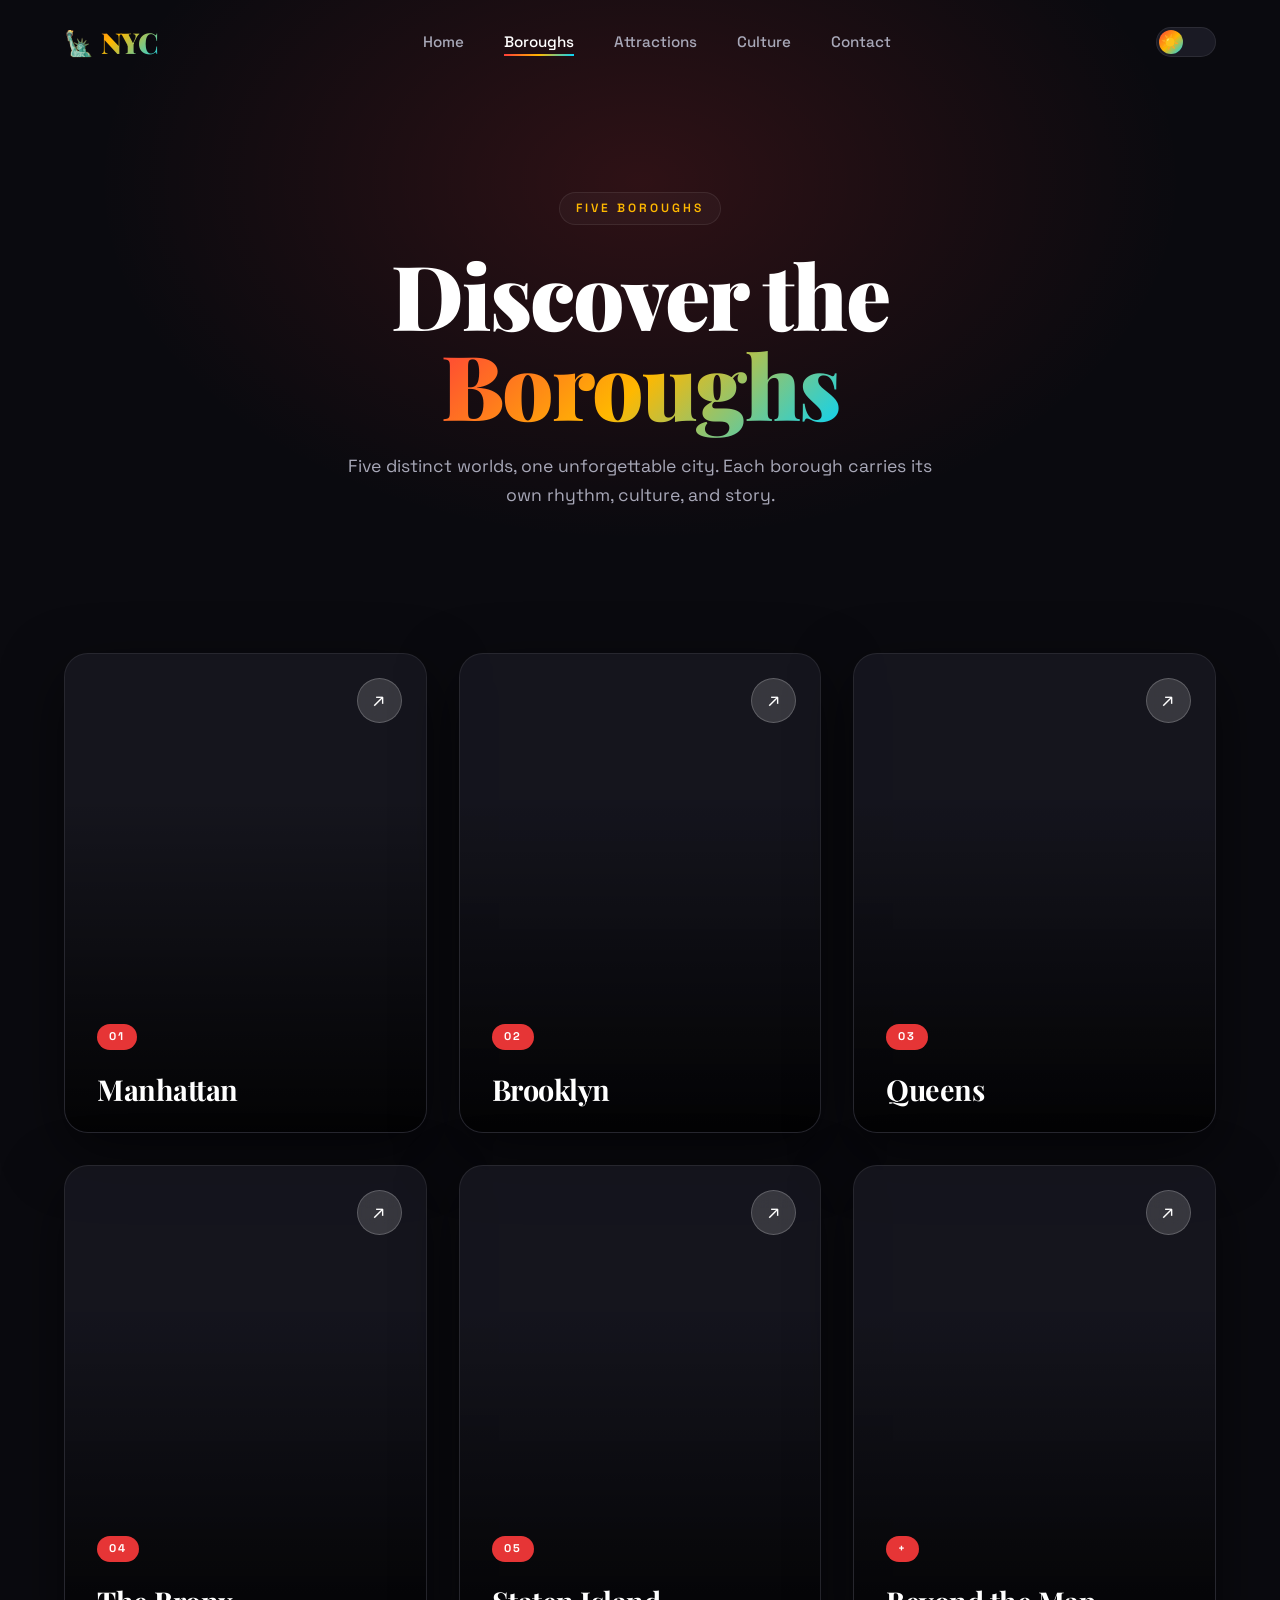
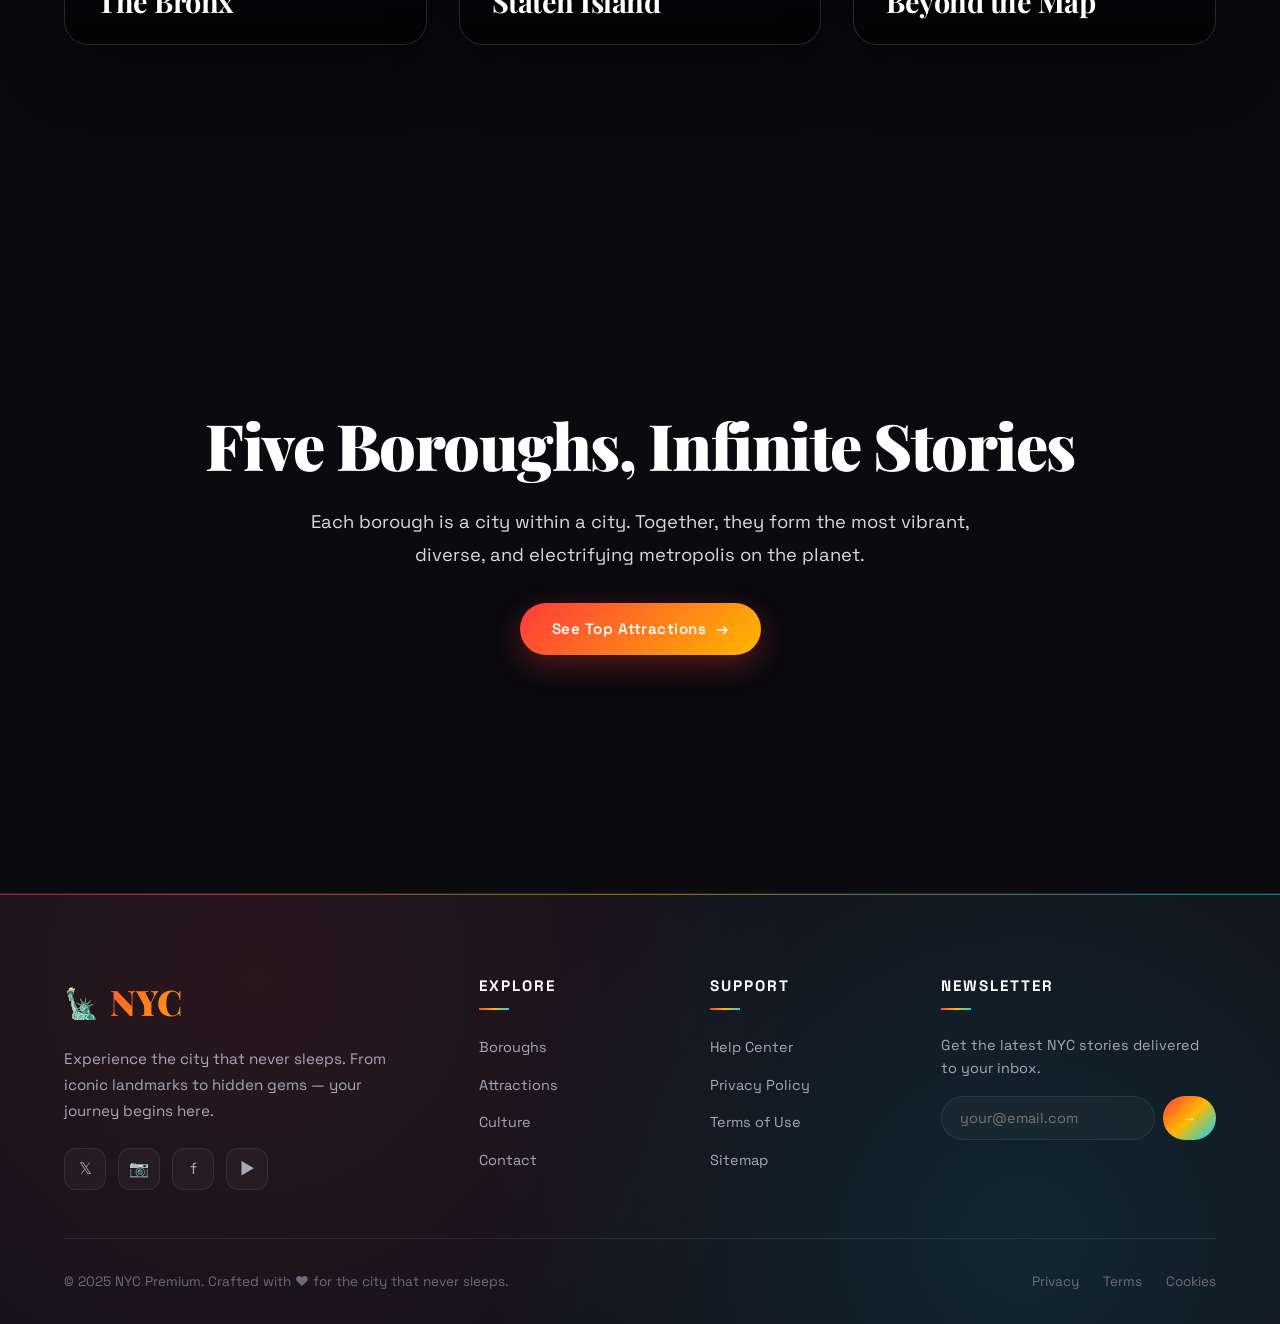
<file: boroughs.html>
<!DOCTYPE html>
<html lang="en" data-theme="dark">

<head>
    <meta charset="UTF-8">
    <meta name="viewport" content="width=device-width, initial-scale=1.0">
    <title>Boroughs — NYC Premium</title>
    <link rel="stylesheet" href="./assets/css/style.css">
    <link rel="icon"
        href="data:image/svg+xml,<svg xmlns='http://www.w3.org/2000/svg' viewBox='0 0 100 100'><text y='.9em' font-size='90'>🗽</text></svg>">
</head>

<body>

    <div class="loader">
        <div class="loader-logo">NYC</div>
        <div class="loader-bar"><span></span></div>
    </div>

    <nav class="navbar">
        <div class="nav-logo">NYC</div>
        <ul class="nav-links">
            <li><a href="index.html">Home</a></li>
            <li><a href="boroughs.html" class="active">Boroughs</a></li>
            <li><a href="attractions.html">Attractions</a></li>
            <li><a href="culture.html">Culture</a></li>
            <li><a href="contact.html">Contact</a></li>
        </ul>
        <div class="nav-actions">
            <button class="theme-toggle" aria-label="Toggle theme"><span class="slider"></span></button>
            <button class="menu-btn" aria-label="Menu"><span></span><span></span><span></span></button>
        </div>
    </nav>

    <header class="page-header">
        <div class="page-header-bg"
            style="background-image: url('https://images.unsplash.com/photo-1500916434205-0c77489c6cf7?w=2400&q=95');">
        </div>
        <div class="page-header-content">
            <span class="section-tag">Five Boroughs</span>
            <h1>Discover the <span
                    style="background: var(--gradient); -webkit-background-clip: text; -webkit-text-fill-color: transparent;">Boroughs</span>
            </h1>
            <p>Five distinct worlds, one unforgettable city. Each borough carries its own rhythm, culture, and story.
            </p>
        </div>
    </header>

    <section class="section" style="padding-top: 3rem;">
        <div class="cards-grid">
            <div class="card-3d reveal">
                <div class="card-image"
                    style="background-image: url('https://images.unsplash.com/photo-1522083165195-3424ed129620?w=1200&q=90&auto=format&fit=crop');">
                </div>
                <div class="card-overlay"></div>
                <div class="card-arrow">↗</div>
                <div class="card-content">
                    <span class="card-tag">01</span>
                    <h3 class="card-title">Manhattan</h3>
                    <p class="card-text">The beating heart of NYC — home to Wall Street, Broadway, Central Park, and the
                        world's most iconic skyline.</p>
                </div>
            </div>

            <div class="card-3d reveal">
                <div class="card-image"
                    style="background-image: url('https://images.unsplash.com/photo-1519501025264-65ba15a82390?w=1200&q=90&auto=format&fit=crop');">
                </div>
                <div class="card-overlay"></div>
                <div class="card-arrow">↗</div>
                <div class="card-content">
                    <span class="card-tag">02</span>
                    <h3 class="card-title">Brooklyn</h3>
                    <p class="card-text">Where culture meets cool — art galleries, iconic pizza, brownstone charm, and
                        the legendary Coney Island.</p>
                </div>
            </div>

            <div class="card-3d reveal">
                <div class="card-image"
                    style="background-image: url('https://images.unsplash.com/photo-1580746738099-78d6833a5c85?w=1200&q=90&auto=format&fit=crop');">
                </div>
                <div class="card-overlay"></div>
                <div class="card-arrow">↗</div>
                <div class="card-content">
                    <span class="card-tag">03</span>
                    <h3 class="card-title">Queens</h3>
                    <p class="card-text">The most diverse place on Earth — 130+ languages, incredible food scene, and
                        Flushing Meadows Park.</p>
                </div>
            </div>

            <div class="card-3d reveal">
                <div class="card-image"
                    style="background-image: url('https://images.unsplash.com/photo-1605130284535-11dd9eedc58a?w=1200&q=90&auto=format&fit=crop');">
                </div>
                <div class="card-overlay"></div>
                <div class="card-arrow">↗</div>
                <div class="card-content">
                    <span class="card-tag">04</span>
                    <h3 class="card-title">The Bronx</h3>
                    <p class="card-text">Birthplace of hip-hop, home of the Yankees, and gateway to the beautiful New
                        York Botanical Garden.</p>
                </div>
            </div>

            <div class="card-3d reveal">
                <div class="card-image"
                    style="background-image: url('https://images.unsplash.com/photo-1625093288976-1f5a69f0c6e1?w=1200&q=90&auto=format&fit=crop');">
                </div>
                <div class="card-overlay"></div>
                <div class="card-arrow">↗</div>
                <div class="card-content">
                    <span class="card-tag">05</span>
                    <h3 class="card-title">Staten Island</h3>
                    <p class="card-text">The forgotten borough — a suburban escape with the best view of Manhattan from
                        the free ferry.</p>
                </div>
            </div>

            <div class="card-3d reveal">
                <div class="card-image"
                    style="background-image: url('https://images.unsplash.com/photo-1499092346589-b9b6be3e94b2?w=1200&q=90&auto=format&fit=crop');">
                </div>
                <div class="card-overlay"></div>
                <div class="card-arrow">↗</div>
                <div class="card-content">
                    <span class="card-tag">+</span>
                    <h3 class="card-title">Beyond the Map</h3>
                    <p class="card-text">Explore hidden neighborhoods, secret gardens, and the untold stories of the
                        outer boroughs.</p>
                </div>
            </div>
        </div>
    </section>

    <section class="parallax-section">
        <div class="parallax-bg"
            style="background-image: url('https://images.unsplash.com/photo-1534430480872-3498386e7856?w=2400&q=95');">
        </div>
        <div class="parallax-content reveal">
            <h2>Five Boroughs, Infinite Stories</h2>
            <p>Each borough is a city within a city. Together, they form the most vibrant, diverse, and electrifying
                metropolis on the planet.</p>
            <a href="attractions.html" class="btn btn-primary btn-magnetic">See Top Attractions <span>→</span></a>
        </div>
    </section>

    <footer class="footer">
        <div class="footer-3d-bg"></div>
        <div class="footer-grid">
            <div class="footer-brand">
                <h3>NYC</h3>
                <p>Experience the city that never sleeps. From iconic landmarks to hidden gems — your journey begins
                    here.</p>
                <div class="social-links">
                    <a href="#" class="social-link">𝕏</a>
                    <a href="#" class="social-link">📷</a>
                    <a href="#" class="social-link">f</a>
                    <a href="#" class="social-link">▶</a>
                </div>
            </div>
            <div class="footer-col">
                <h4>Explore</h4>
                <ul>
                    <li><a href="boroughs.html">Boroughs</a></li>
                    <li><a href="attractions.html">Attractions</a></li>
                    <li><a href="culture.html">Culture</a></li>
                    <li><a href="contact.html">Contact</a></li>
                </ul>
            </div>
            <div class="footer-col">
                <h4>Support</h4>
                <ul>
                    <li><a href="#">Help Center</a></li>
                    <li><a href="#">Privacy Policy</a></li>
                    <li><a href="#">Terms of Use</a></li>
                    <li><a href="#">Sitemap</a></li>
                </ul>
            </div>
            <div class="footer-col">
                <h4>Newsletter</h4>
                <p style="color: var(--text-secondary); font-size: 0.9rem; margin-bottom: 1rem;">Get the latest NYC
                    stories delivered to your inbox.</p>
                <form class="newsletter" onsubmit="event.preventDefault(); this.reset(); alert('Subscribed! 🗽');">
                    <input type="email" placeholder="your@email.com" required><button type="submit">→</button>
                </form>
            </div>
        </div>
        <div class="footer-bottom">
            <div>© 2025 NYC Premium. Crafted with ❤️ for the city that never sleeps.</div>
            <div class="footer-bottom-links"><a href="#">Privacy</a><a href="#">Terms</a><a href="#">Cookies</a></div>
        </div>
    </footer>

    <script src="./assets/java/main.js"></script>
</body>

</html>
</file>
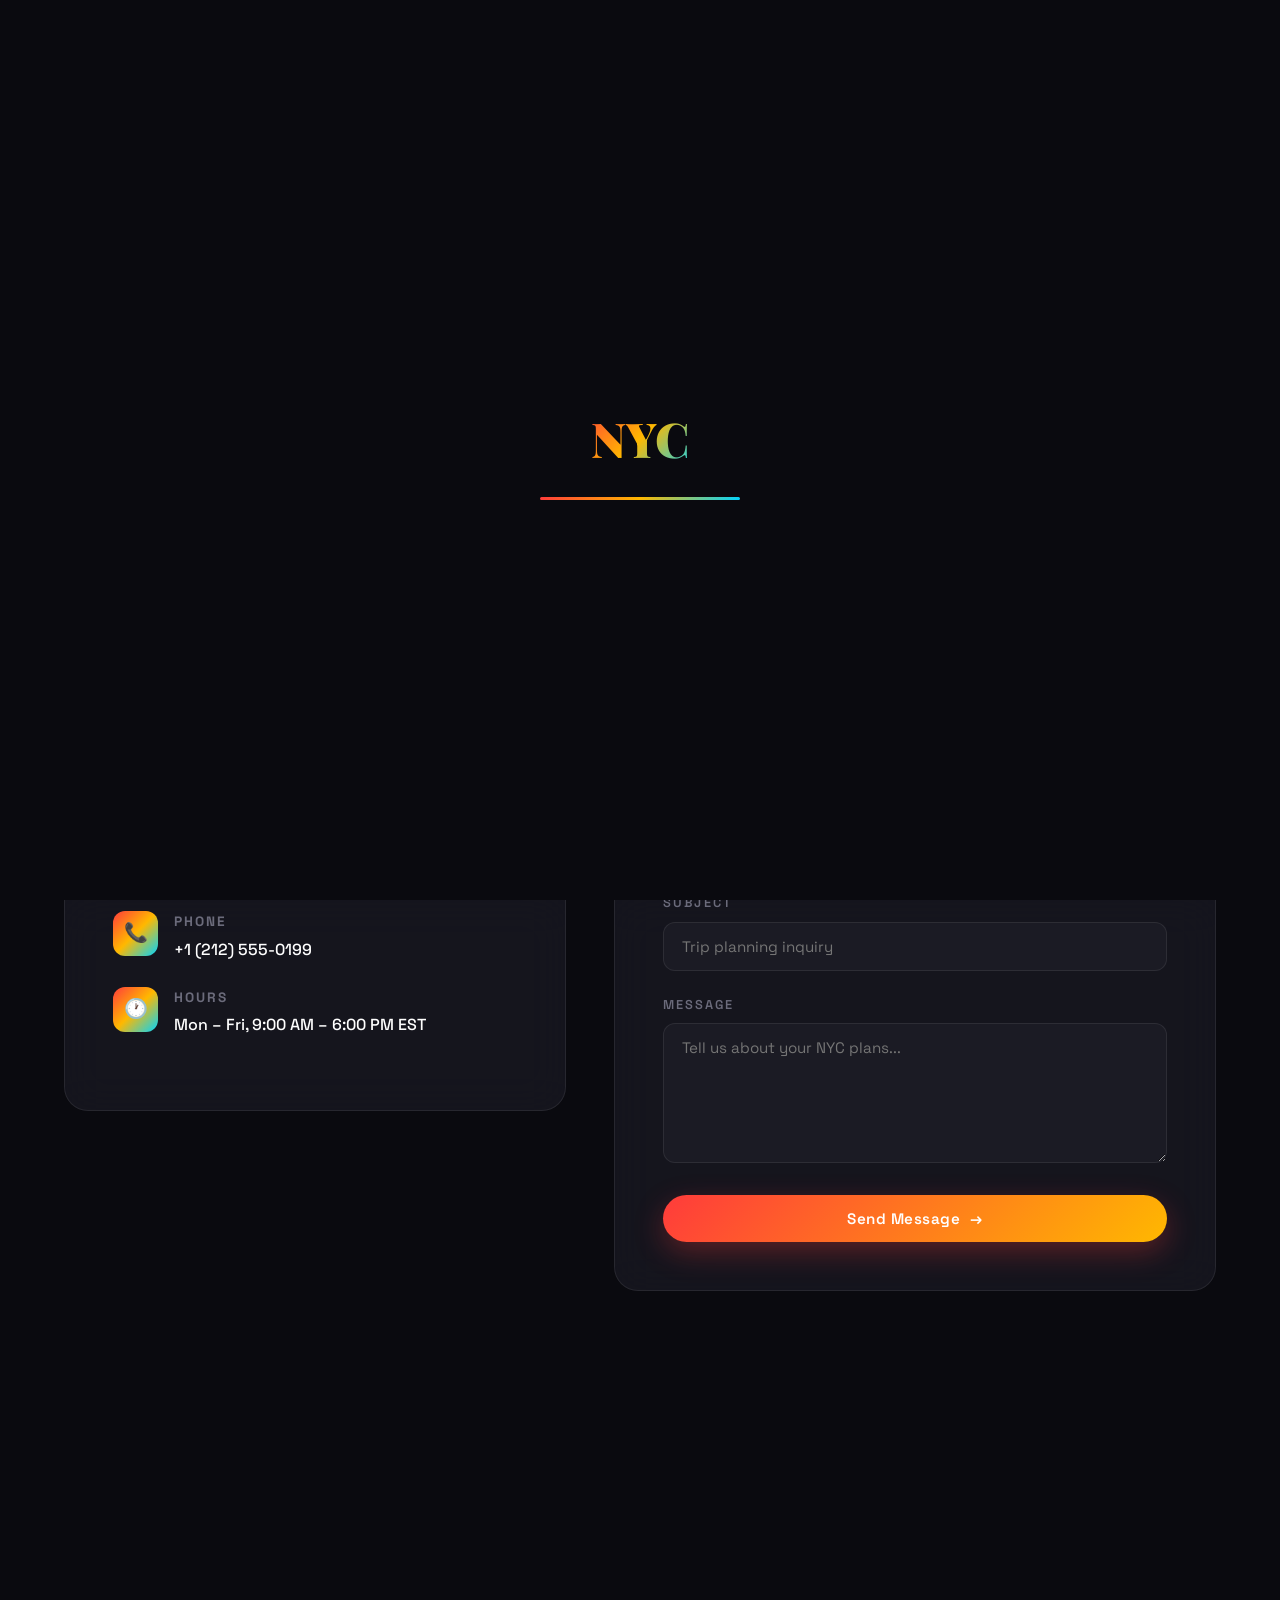
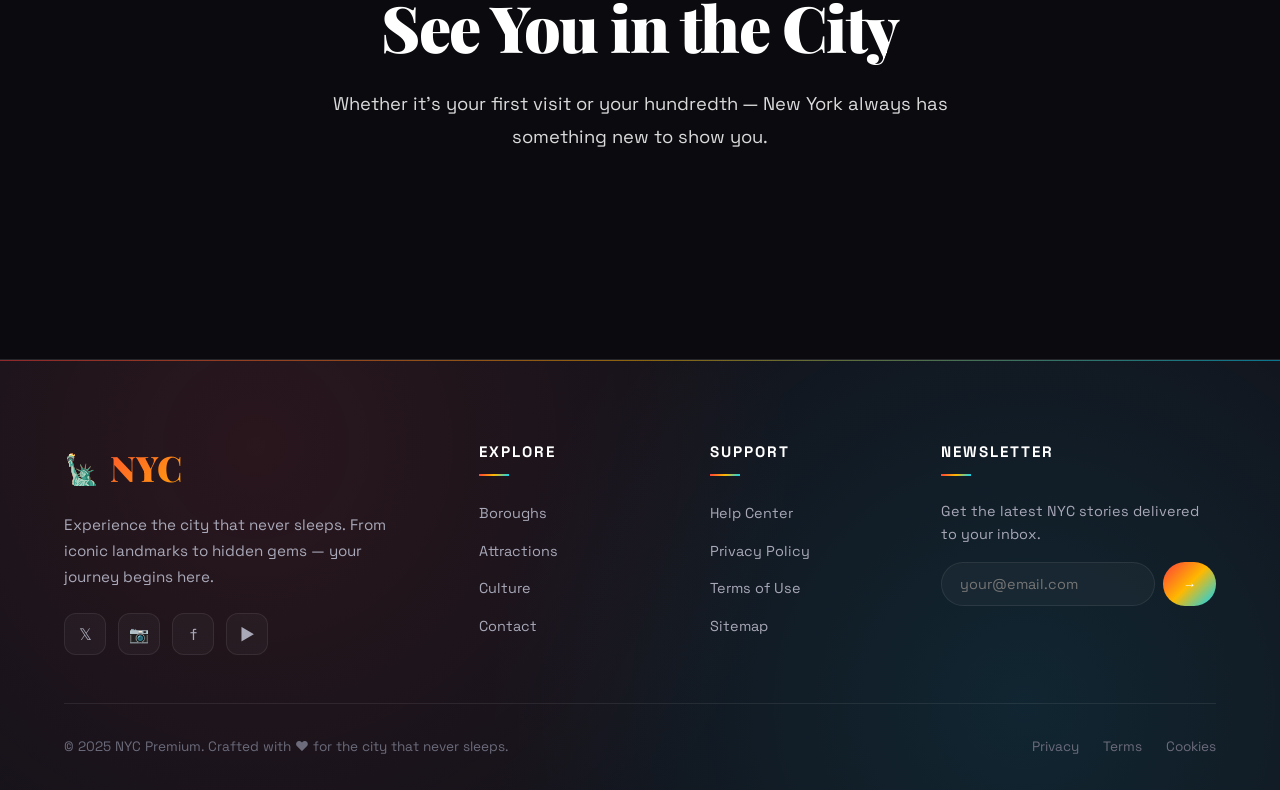
<file: contact.html>
<!DOCTYPE html>
<html lang="en" data-theme="dark">

<head>
    <meta charset="UTF-8">
    <meta name="viewport" content="width=device-width, initial-scale=1.0">
    <title>Contact — NYC Premium</title>
    <link rel="stylesheet" href="./assets/css/style.css">
    <link rel="icon"
        href="data:image/svg+xml,<svg xmlns='http://www.w3.org/2000/svg' viewBox='0 0 100 100'><text y='.9em' font-size='90'>🗽</text></svg>">
    <style>
        .contact-grid {
            display: grid;
            grid-template-columns: 1fr 1.2fr;
            gap: 3rem;
            max-width: 1200px;
            margin: 0 auto;
            align-items: start;
        }

        .contact-info {
            background: var(--bg-card);
            border: 1px solid var(--border);
            border-radius: 24px;
            padding: 3rem;
            backdrop-filter: blur(20px);
            position: relative;
            overflow: hidden;
        }

        .contact-info::before {
            content: '';
            position: absolute;
            top: -50%;
            right: -50%;
            width: 100%;
            height: 100%;
            background: radial-gradient(circle, rgba(255, 59, 59, 0.15), transparent 70%);
            pointer-events: none;
        }

        .contact-info h3 {
            font-family: 'Playfair Display', serif;
            font-size: 1.8rem;
            margin-bottom: 1rem;
            font-weight: 900;
            letter-spacing: -0.5px;
        }

        .contact-info>p {
            color: var(--text-secondary);
            margin-bottom: 2rem;
            line-height: 1.7;
        }

        .info-item {
            display: flex;
            gap: 1rem;
            align-items: flex-start;
            margin-bottom: 1.5rem;
            position: relative;
            z-index: 1;
        }

        .info-icon {
            width: 45px;
            height: 45px;
            border-radius: 12px;
            background: var(--gradient);
            display: flex;
            align-items: center;
            justify-content: center;
            color: #fff;
            font-size: 1.2rem;
            flex-shrink: 0;
        }

        .info-item h5 {
            font-size: 0.85rem;
            text-transform: uppercase;
            letter-spacing: 2px;
            color: var(--text-muted);
            margin-bottom: 4px;
        }

        .info-item p {
            color: var(--text-primary);
            font-weight: 500;
        }

        .contact-form {
            background: var(--bg-card);
            border: 1px solid var(--border);
            border-radius: 24px;
            padding: 3rem;
            backdrop-filter: blur(20px);
        }

        .contact-form h3 {
            font-family: 'Playfair Display', serif;
            font-size: 1.8rem;
            margin-bottom: 2rem;
            font-weight: 900;
            letter-spacing: -0.5px;
        }

        .form-group {
            margin-bottom: 1.5rem;
            position: relative;
        }

        .form-group label {
            display: block;
            font-size: 0.8rem;
            text-transform: uppercase;
            letter-spacing: 2px;
            color: var(--text-muted);
            margin-bottom: 8px;
            font-weight: 600;
        }

        .form-group input,
        .form-group textarea {
            width: 100%;
            padding: 14px 18px;
            background: var(--glass);
            border: 1px solid var(--border);
            border-radius: 12px;
            color: var(--text-primary);
            font-family: inherit;
            font-size: 0.95rem;
            outline: none;
            transition: all 0.3s ease;
            resize: vertical;
        }

        .form-group input:focus,
        .form-group textarea:focus {
            border-color: var(--accent);
            box-shadow: 0 0 0 4px rgba(255, 59, 59, 0.1);
            background: var(--bg-secondary);
        }

        .form-group textarea {
            min-height: 140px;
        }

        .form-row {
            display: grid;
            grid-template-columns: 1fr 1fr;
            gap: 1rem;
        }

        @media (max-width: 768px) {
            .contact-grid {
                grid-template-columns: 1fr;
            }

            .form-row {
                grid-template-columns: 1fr;
            }

            .contact-info,
            .contact-form {
                padding: 2rem;
            }
        }
    </style>
</head>

<body>

    <div class="loader">
        <div class="loader-logo">NYC</div>
        <div class="loader-bar"><span></span></div>
    </div>

    <nav class="navbar">
        <div class="nav-logo">NYC</div>
        <ul class="nav-links">
            <li><a href="index.html">Home</a></li>
            <li><a href="boroughs.html">Boroughs</a></li>
            <li><a href="attractions.html">Attractions</a></li>
            <li><a href="culture.html">Culture</a></li>
            <li><a href="contact.html" class="active">Contact</a></li>
        </ul>
        <div class="nav-actions">
            <button class="theme-toggle"><span class="slider"></span></button>
            <button class="menu-btn"><span></span><span></span><span></span></button>
        </div>
    </nav>

    <header class="page-header">
        <div class="page-header-bg"
            style="background-image: url('https://images.unsplash.com/photo-1522083165195-3424ed129620?w=2400&q=95');">
        </div>
        <div class="page-header-content">
            <span class="section-tag">Get in Touch</span>
            <h1>Let's <span
                    style="background: var(--gradient); -webkit-background-clip: text; -webkit-text-fill-color: transparent;">Connect</span>
            </h1>
            <p>Have questions about visiting NYC? Planning a trip? We'd love to hear from you.</p>
        </div>
    </header>

    <section class="section" style="padding-top: 3rem;">
        <div class="contact-grid">
            <div class="contact-info reveal">
                <h3>Contact Information</h3>
                <p>Reach out to us through any channel — our team responds within 24 hours.</p>
                <div class="info-item">
                    <div class="info-icon">📍</div>
                    <div>
                        <h5>Location</h5>
                        <p>1 Times Square, New York, NY 10036</p>
                    </div>
                </div>
                <div class="info-item">
                    <div class="info-icon">📧</div>
                    <div>
                        <h5>Email</h5>
                        <p>hello@nycpremium.com</p>
                    </div>
                </div>
                <div class="info-item">
                    <div class="info-icon">📞</div>
                    <div>
                        <h5>Phone</h5>
                        <p>+1 (212) 555-0199</p>
                    </div>
                </div>
                <div class="info-item">
                    <div class="info-icon">🕐</div>
                    <div>
                        <h5>Hours</h5>
                        <p>Mon – Fri, 9:00 AM – 6:00 PM EST</p>
                    </div>
                </div>
            </div>

            <form class="contact-form reveal"
                onsubmit="event.preventDefault(); alert('Message sent! 🗽 We\\'ll be in touch soon.'); this.reset();">
                <h3>Send a Message</h3>
                <div class="form-row">
                    <div class="form-group">
                        <label>First Name</label>
                        <input type="text" placeholder="John" required>
                    </div>
                    <div class="form-group">
                        <label>Last Name</label>
                        <input type="text" placeholder="Doe" required>
                    </div>
                </div>
                <div class="form-group">
                    <label>Email</label>
                    <input type="email" placeholder="john@example.com" required>
                </div>
                <div class="form-group">
                    <label>Subject</label>
                    <input type="text" placeholder="Trip planning inquiry" required>
                </div>
                <div class="form-group">
                    <label>Message</label>
                    <textarea placeholder="Tell us about your NYC plans..." required></textarea>
                </div>
                <button type="submit" class="btn btn-primary btn-magnetic"
                    style="width: 100%; justify-content: center;">
                    Send Message <span>→</span>
                </button>
            </form>
        </div>
    </section>

    <section class="parallax-section" style="min-height: 60vh;">
        <div class="parallax-bg"
            style="background-image: url('https://images.unsplash.com/photo-1534430480872-3498386e7856?w=2400&q=95');">
        </div>
        <div class="parallax-content reveal">
            <h2>See You in the City</h2>
            <p>Whether it's your first visit or your hundredth — New York always has something new to show you.</p>
        </div>
    </section>

    <footer class="footer">
        <div class="footer-3d-bg"></div>
        <div class="footer-grid">
            <div class="footer-brand">
                <h3>NYC</h3>
                <p>Experience the city that never sleeps. From iconic landmarks to hidden gems — your journey begins
                    here.</p>
                <div class="social-links"><a href="#" class="social-link">𝕏</a><a href="#" class="social-link">📷</a><a
                        href="#" class="social-link">f</a><a href="#" class="social-link">▶</a></div>
            </div>
            <div class="footer-col">
                <h4>Explore</h4>
                <ul>
                    <li><a href="boroughs.html">Boroughs</a></li>
                    <li><a href="attractions.html">Attractions</a></li>
                    <li><a href="culture.html">Culture</a></li>
                    <li><a href="contact.html">Contact</a></li>
                </ul>
            </div>
            <div class="footer-col">
                <h4>Support</h4>
                <ul>
                    <li><a href="#">Help Center</a></li>
                    <li><a href="#">Privacy Policy</a></li>
                    <li><a href="#">Terms of Use</a></li>
                    <li><a href="#">Sitemap</a></li>
                </ul>
            </div>
            <div class="footer-col">
                <h4>Newsletter</h4>
                <p style="color: var(--text-secondary); font-size: 0.9rem; margin-bottom: 1rem;">Get the latest NYC
                    stories delivered to your inbox.</p>
                <form class="newsletter" onsubmit="event.preventDefault(); this.reset(); alert('Subscribed! 🗽');">
                    <input type="email" placeholder="your@email.com" required><button type="submit">→</button>
                </form>
            </div>
        </div>
        <div class="footer-bottom">
            <div>© 2025 NYC Premium. Crafted with ❤️ for the city that never sleeps.</div>
            <div class="footer-bottom-links"><a href="#">Privacy</a><a href="#">Terms</a><a href="#">Cookies</a></div>
        </div>
    </footer>

    <script src="./assets/java/main.js"></script>
</body>

</html>
</file>
<file: assets/css/style.css>
/* ============================================
   NYC PREMIUM WEBSITE - GLOBAL STYLES
   ============================================ */

@import url('https://fonts.googleapis.com/css2?family=Playfair+Display:wght@400;700;900&family=Inter:wght@300;400;500;600;700;800&family=Space+Grotesk:wght@300;400;500;600;700&display=swap');

:root {
  /* Dark theme (default) */
  --bg-primary: #0a0a0f;
  --bg-secondary: #12121a;
  --bg-tertiary: #1a1a24;
  --bg-card: rgba(26, 26, 36, 0.7);
  --text-primary: #ffffff;
  --text-secondary: #a8a8b8;
  --text-muted: #6b6b7b;
  --accent: #ff3b3b;
  --accent-2: #ffb800;
  --accent-3: #00d4ff;
  --border: rgba(255, 255, 255, 0.08);
  --glass: rgba(255, 255, 255, 0.03);
  --shadow: 0 20px 60px rgba(0, 0, 0, 0.5);
  --gradient: linear-gradient(135deg, #ff3b3b 0%, #ffb800 50%, #00d4ff 100%);
  --gradient-dark: linear-gradient(135deg, #0a0a0f 0%, #1a1a24 100%);
}

[data-theme="light"] {
  --bg-primary: #f5f5f7;
  --bg-secondary: #ffffff;
  --bg-tertiary: #eaeaea;
  --bg-card: rgba(255, 255, 255, 0.8);
  --text-primary: #0a0a0f;
  --text-secondary: #4a4a5a;
  --text-muted: #8a8a9a;
  --border: rgba(0, 0, 0, 0.08);
  --glass: rgba(0, 0, 0, 0.02);
  --shadow: 0 20px 60px rgba(0, 0, 0, 0.12);
  --gradient: linear-gradient(135deg, #ff3b3b 0%, #ffb800 50%, #0099cc 100%);
}

* {
  margin: 0;
  padding: 0;
  box-sizing: border-box;
}

html {
  scroll-behavior: smooth;
  overflow-x: hidden;
}

body {
  font-family: 'Space Grotesk', 'Inter', sans-serif;
  background: var(--bg-primary);
  color: var(--text-primary);
  overflow-x: hidden;
  transition: background 0.5s ease, color 0.5s ease;
  line-height: 1.6;
  min-height: 100vh;
}

/* ============ SCROLLBAR ============ */
::-webkit-scrollbar { width: 10px; }
::-webkit-scrollbar-track { background: var(--bg-secondary); }
::-webkit-scrollbar-thumb {
  background: var(--gradient);
  border-radius: 10px;
}

/* ============ LOADER ============ */
.loader {
  position: fixed;
  inset: 0;
  background: var(--bg-primary);
  z-index: 10000;
  display: flex;
  align-items: center;
  justify-content: center;
  flex-direction: column;
  transition: opacity 0.8s ease, visibility 0.8s ease;
}
.loader.hidden { opacity: 0; visibility: hidden; }
.loader-logo {
  font-family: 'Playfair Display', serif;
  font-size: 3rem;
  font-weight: 900;
  background: var(--gradient);
  -webkit-background-clip: text;
  -webkit-text-fill-color: transparent;
  background-clip: text;
  animation: pulse 1.5s ease-in-out infinite;
}
.loader-bar {
  width: 200px;
  height: 3px;
  background: var(--bg-tertiary);
  margin-top: 20px;
  border-radius: 3px;
  overflow: hidden;
}
.loader-bar span {
  display: block;
  height: 100%;
  width: 0;
  background: var(--gradient);
  animation: load 1.5s ease forwards;
}
@keyframes pulse { 0%,100% { opacity: 1; } 50% { opacity: 0.5; } }
@keyframes load { to { width: 100%; } }

/* ============ NAVBAR ============ */
.navbar {
  position: fixed;
  top: 0;
  left: 0;
  width: 100%;
  padding: 1.2rem 5%;
  display: flex;
  justify-content: space-between;
  align-items: center;
  z-index: 1000;
  transition: all 0.4s ease;
  backdrop-filter: blur(0px);
}
.navbar.scrolled {
  padding: 0.8rem 5%;
  background: var(--bg-card);
  backdrop-filter: blur(20px);
  border-bottom: 1px solid var(--border);
  box-shadow: var(--shadow);
}
.nav-logo {
  font-family: 'Playfair Display', serif;
  font-size: 1.8rem;
  font-weight: 900;
  letter-spacing: -1px;
  background: var(--gradient);
  -webkit-background-clip: text;
  -webkit-text-fill-color: transparent;
  background-clip: text;
  cursor: pointer;
  display: flex;
  align-items: center;
  gap: 8px;
}
.nav-logo::before {
  content: '🗽';
  font-size: 1.5rem;
  -webkit-text-fill-color: initial;
}
.nav-links {
  display: flex;
  gap: 2.5rem;
  list-style: none;
  align-items: center;
}
.nav-links a {
  color: var(--text-secondary);
  text-decoration: none;
  font-weight: 500;
  font-size: 0.95rem;
  position: relative;
  transition: color 0.3s ease;
  padding: 5px 0;
}
.nav-links a::after {
  content: '';
  position: absolute;
  bottom: 0;
  left: 0;
  width: 0;
  height: 2px;
  background: var(--gradient);
  transition: width 0.4s cubic-bezier(0.4, 0, 0.2, 1);
}
.nav-links a:hover, .nav-links a.active {
  color: var(--text-primary);
}
.nav-links a:hover::after, .nav-links a.active::after {
  width: 100%;
}

.nav-actions {
  display: flex;
  align-items: center;
  gap: 1rem;
}

/* Theme Toggle */
.theme-toggle {
  width: 60px;
  height: 30px;
  border-radius: 50px;
  background: var(--bg-tertiary);
  border: 1px solid var(--border);
  cursor: pointer;
  position: relative;
  transition: all 0.4s ease;
}
.theme-toggle::before {
  content: '☀️';
  position: absolute;
  top: 50%;
  left: 4px;
  transform: translateY(-50%);
  font-size: 0.9rem;
  transition: all 0.4s cubic-bezier(0.68, -0.55, 0.265, 1.55);
  z-index: 2;
}
[data-theme="light"] .theme-toggle::before {
  content: '🌙';
  left: 32px;
}
.theme-toggle .slider {
  position: absolute;
  top: 2px;
  left: 2px;
  width: 24px;
  height: 24px;
  border-radius: 50%;
  background: var(--gradient);
  transition: all 0.4s cubic-bezier(0.68, -0.55, 0.265, 1.55);
}
[data-theme="light"] .theme-toggle .slider {
  left: 32px;
}

/* Mobile Menu Button */
.menu-btn {
  display: none;
  width: 40px;
  height: 40px;
  border-radius: 10px;
  background: var(--glass);
  border: 1px solid var(--border);
  cursor: pointer;
  flex-direction: column;
  justify-content: center;
  align-items: center;
  gap: 5px;
  transition: all 0.3s ease;
}
.menu-btn span {
  width: 20px;
  height: 2px;
  background: var(--text-primary);
  border-radius: 2px;
  transition: all 0.3s ease;
}
.menu-btn.active span:nth-child(1) { transform: translateY(7px) rotate(45deg); }
.menu-btn.active span:nth-child(2) { opacity: 0; }
.menu-btn.active span:nth-child(3) { transform: translateY(-7px) rotate(-45deg); }

/* ============ ADVANCED BUTTONS ============ */
.btn {
  position: relative;
  display: inline-flex;
  align-items: center;
  gap: 10px;
  padding: 14px 32px;
  border-radius: 50px;
  font-weight: 600;
  font-size: 0.95rem;
  letter-spacing: 0.5px;
  text-decoration: none;
  cursor: pointer;
  border: none;
  overflow: hidden;
  transition: all 0.4s cubic-bezier(0.4, 0, 0.2, 1);
  font-family: inherit;
  isolation: isolate;
}
.btn-primary {
  background: var(--gradient);
  color: #fff;
  background-size: 200% 200%;
  animation: gradientShift 4s ease infinite;
  box-shadow: 0 10px 30px rgba(255, 59, 59, 0.3);
}
.btn-primary:hover {
  transform: translateY(-3px) scale(1.02);
  box-shadow: 0 20px 40px rgba(255, 59, 59, 0.5);
}
.btn-primary::before {
  content: '';
  position: absolute;
  inset: 0;
  background: linear-gradient(90deg, transparent, rgba(255,255,255,0.4), transparent);
  transform: translateX(-100%);
  transition: transform 0.6s ease;
}
.btn-primary:hover::before { transform: translateX(100%); }

.btn-outline {
  background: transparent;
  color: var(--text-primary);
  border: 1.5px solid var(--border);
  backdrop-filter: blur(10px);
}
.btn-outline:hover {
  border-color: transparent;
  background: var(--gradient);
  color: #fff;
  transform: translateY(-3px);
  box-shadow: 0 15px 35px rgba(255, 184, 0, 0.3);
}
.btn-icon {
  width: 50px;
  height: 50px;
  padding: 0;
  border-radius: 50%;
  background: var(--glass);
  border: 1px solid var(--border);
  color: var(--text-primary);
  display: inline-flex;
  align-items: center;
  justify-content: center;
  transition: all 0.4s ease;
}
.btn-icon:hover {
  background: var(--gradient);
  color: #fff;
  transform: rotate(45deg) scale(1.1);
}

@keyframes gradientShift {
  0%,100% { background-position: 0% 50%; }
  50% { background-position: 100% 50%; }
}

/* Magnetic button */
.btn-magnetic {
  position: relative;
  transition: transform 0.3s cubic-bezier(0.4, 0, 0.2, 1);
}

/* ============ HERO 3D SECTION ============ */
.hero {
  position: relative;
  min-height: 100vh;
  display: flex;
  align-items: center;
  justify-content: center;
  overflow: hidden;
  padding: 100px 5% 50px;
  perspective: 1500px;
  background: radial-gradient(ellipse at 50% 50%, rgba(255, 59, 59, 0.15), transparent 70%),
              radial-gradient(ellipse at 20% 80%, rgba(0, 212, 255, 0.1), transparent 60%),
              var(--bg-primary);
}

.hero-bg-image {
  position: absolute;
  inset: 0;
  background-image: url('https://images.unsplash.com/photo-1496442226666-8d4d0e62e6e9?w=2400&q=95&auto=format&fit=crop');
  background-size: cover;
  background-position: center;
  opacity: 0.35;
  filter: brightness(0.6) contrast(1.2) saturate(1.1);
  transform: scale(1.1);
  animation: slowZoom 20s ease-in-out infinite alternate;
  z-index: 0;
}
[data-theme="light"] .hero-bg-image {
  opacity: 0.5;
  filter: brightness(1) contrast(1.1);
}
@keyframes slowZoom {
  from { transform: scale(1.1) translate(0, 0); }
  to { transform: scale(1.2) translate(-2%, -1%); }
}

.hero-overlay {
  position: absolute;
  inset: 0;
  background: linear-gradient(180deg, var(--bg-primary) 0%, transparent 30%, transparent 70%, var(--bg-primary) 100%);
  z-index: 1;
  opacity: 0.9;
}

/* 3D Floating Grid */
.hero-grid {
  position: absolute;
  inset: -20%;
  background-image: 
    linear-gradient(rgba(255,255,255,0.05) 1px, transparent 1px),
    linear-gradient(90deg, rgba(255,255,255,0.05) 1px, transparent 1px);
  background-size: 60px 60px;
  transform: perspective(500px) rotateX(60deg) translateZ(-200px);
  animation: gridMove 15s linear infinite;
  z-index: 0;
  opacity: 0.6;
  mask-image: radial-gradient(ellipse at center, black 20%, transparent 70%);
  -webkit-mask-image: radial-gradient(ellipse at center, black 20%, transparent 70%);
}
[data-theme="light"] .hero-grid {
  background-image: 
    linear-gradient(rgba(0,0,0,0.05) 1px, transparent 1px),
    linear-gradient(90deg, rgba(0,0,0,0.05) 1px, transparent 1px);
}
@keyframes gridMove {
  from { background-position: 0 0; }
  to { background-position: 0 60px; }
}

/* Floating 3D Elements */
.floating-element {
  position: absolute;
  border-radius: 20px;
  background: var(--gradient);
  filter: blur(60px);
  opacity: 0.5;
  z-index: 0;
  animation: float 8s ease-in-out infinite;
}
.float-1 {
  width: 300px; height: 300px;
  top: 10%; left: 5%;
  background: radial-gradient(circle, #ff3b3b, transparent);
  animation-delay: 0s;
}
.float-2 {
  width: 400px; height: 400px;
  bottom: 10%; right: 5%;
  background: radial-gradient(circle, #00d4ff, transparent);
  animation-delay: -3s;
}
.float-3 {
  width: 250px; height: 250px;
  top: 50%; left: 50%;
  background: radial-gradient(circle, #ffb800, transparent);
  animation-delay: -6s;
}
@keyframes float {
  0%, 100% { transform: translate(0, 0) scale(1); }
  33% { transform: translate(30px, -40px) scale(1.1); }
  66% { transform: translate(-20px, 30px) scale(0.95); }
}

/* 3D Card Container */
.hero-3d-container {
  position: relative;
  z-index: 2;
  transform-style: preserve-3d;
  transition: transform 0.15s ease-out;
  will-change: transform;
  max-width: 1200px;
  width: 100%;
}

.hero-content {
  text-align: center;
  transform-style: preserve-3d;
}

.hero-badge {
  display: inline-flex;
  align-items: center;
  gap: 10px;
  padding: 8px 20px;
  border-radius: 50px;
  background: var(--glass);
  border: 1px solid var(--border);
  backdrop-filter: blur(20px);
  font-size: 0.85rem;
  font-weight: 500;
  color: var(--text-secondary);
  letter-spacing: 2px;
  text-transform: uppercase;
  margin-bottom: 2rem;
  transform: translateZ(60px);
  animation: fadeInUp 1s ease 0.2s both;
}
.hero-badge .dot {
  width: 8px; height: 8px;
  border-radius: 50%;
  background: #00ff88;
  box-shadow: 0 0 15px #00ff88;
  animation: blink 2s ease infinite;
}
@keyframes blink { 0%,100% { opacity: 1; } 50% { opacity: 0.3; } }

.hero-title {
  font-family: 'Playfair Display', serif;
  font-size: clamp(3rem, 9vw, 8rem);
  font-weight: 900;
  line-height: 0.95;
  letter-spacing: -3px;
  margin-bottom: 1.5rem;
  transform: translateZ(80px);
  animation: fadeInUp 1s ease 0.4s both;
}
.hero-title .line { display: block; overflow: hidden; }
.hero-title .gradient-text {
  background: var(--gradient);
  -webkit-background-clip: text;
  -webkit-text-fill-color: transparent;
  background-clip: text;
  background-size: 200% 200%;
  animation: gradientShift 5s ease infinite;
}
.hero-title .outlined {
  -webkit-text-stroke: 2px var(--text-primary);
  -webkit-text-fill-color: transparent;
  color: transparent;
}

.hero-subtitle {
  font-size: clamp(1rem, 1.5vw, 1.25rem);
  color: var(--text-secondary);
  max-width: 650px;
  margin: 0 auto 2.5rem;
  transform: translateZ(50px);
  animation: fadeInUp 1s ease 0.6s both;
  font-weight: 300;
  line-height: 1.7;
}

.hero-cta {
  display: flex;
  gap: 1rem;
  justify-content: center;
  flex-wrap: wrap;
  transform: translateZ(70px);
  animation: fadeInUp 1s ease 0.8s both;
}

.hero-stats {
  display: flex;
  gap: 3rem;
  justify-content: center;
  margin-top: 4rem;
  flex-wrap: wrap;
  transform: translateZ(40px);
  animation: fadeInUp 1s ease 1s both;
}
.stat-item {
  text-align: center;
}
.stat-number {
  font-family: 'Playfair Display', serif;
  font-size: 2.5rem;
  font-weight: 900;
  background: var(--gradient);
  -webkit-background-clip: text;
  -webkit-text-fill-color: transparent;
  background-clip: text;
  line-height: 1;
}
.stat-label {
  font-size: 0.8rem;
  color: var(--text-muted);
  text-transform: uppercase;
  letter-spacing: 2px;
  margin-top: 8px;
}

/* Scroll indicator */
.scroll-indicator {
  position: absolute;
  bottom: 30px;
  left: 50%;
  transform: translateX(-50%);
  z-index: 3;
  display: flex;
  flex-direction: column;
  align-items: center;
  gap: 10px;
  color: var(--text-muted);
  font-size: 0.75rem;
  letter-spacing: 3px;
  text-transform: uppercase;
  animation: fadeIn 1s ease 1.5s both;
}
.scroll-line {
  width: 1px;
  height: 50px;
  background: linear-gradient(to bottom, var(--accent), transparent);
  position: relative;
  overflow: hidden;
}
.scroll-line::after {
  content: '';
  position: absolute;
  top: 0; left: 0;
  width: 100%;
  height: 20px;
  background: var(--accent-3);
  animation: scrollDown 2s ease infinite;
}
@keyframes scrollDown {
  0% { transform: translateY(-100%); }
  100% { transform: translateY(250%); }
}

@keyframes fadeInUp {
  from { opacity: 0; transform: translateY(40px) translateZ(0); }
  to { opacity: 1; transform: translateY(0) translateZ(var(--tz, 0)); }
}
@keyframes fadeIn {
  from { opacity: 0; }
  to { opacity: 1; }
}

/* ============ SECTIONS ============ */
.section {
  padding: 8rem 5%;
  position: relative;
}
.section-header {
  text-align: center;
  max-width: 800px;
  margin: 0 auto 5rem;
}
.section-tag {
  display: inline-block;
  padding: 6px 16px;
  border-radius: 50px;
  background: var(--glass);
  border: 1px solid var(--border);
  font-size: 0.75rem;
  letter-spacing: 3px;
  text-transform: uppercase;
  color: var(--accent-2);
  font-weight: 600;
  margin-bottom: 1.5rem;
}
.section-title {
  font-family: 'Playfair Display', serif;
  font-size: clamp(2rem, 5vw, 4rem);
  font-weight: 900;
  line-height: 1.1;
  letter-spacing: -1.5px;
  margin-bottom: 1.5rem;
}
.section-desc {
  color: var(--text-secondary);
  font-size: 1.05rem;
  line-height: 1.8;
}

/* ============ 3D CARDS ============ */
.cards-grid {
  display: grid;
  grid-template-columns: repeat(auto-fit, minmax(320px, 1fr));
  gap: 2rem;
  max-width: 1400px;
  margin: 0 auto;
  perspective: 1500px;
}

.card-3d {
  position: relative;
  height: 480px;
  border-radius: 24px;
  overflow: hidden;
  background: var(--bg-card);
  border: 1px solid var(--border);
  cursor: pointer;
  transform-style: preserve-3d;
  transition: transform 0.6s cubic-bezier(0.4, 0, 0.2, 1), box-shadow 0.6s ease;
  box-shadow: var(--shadow);
}
.card-3d:hover {
  transform: translateY(-15px) rotateX(5deg) rotateY(-5deg) scale(1.02);
  box-shadow: 0 40px 80px rgba(255, 59, 59, 0.2);
}
.card-image {
  position: absolute;
  inset: 0;
  background-size: cover;
  background-position: center;
  transition: transform 0.8s cubic-bezier(0.4, 0, 0.2, 1);
  z-index: 1;
}
.card-3d:hover .card-image {
  transform: scale(1.1);
}
.card-overlay {
  position: absolute;
  inset: 0;
  background: linear-gradient(180deg, transparent 30%, rgba(0,0,0,0.85) 100%);
  z-index: 2;
}
.card-content {
  position: absolute;
  bottom: 0;
  left: 0;
  right: 0;
  padding: 2rem;
  z-index: 3;
  transform: translateY(20px);
  transition: transform 0.5s cubic-bezier(0.4, 0, 0.2, 1);
}
.card-3d:hover .card-content {
  transform: translateY(0);
}
.card-tag {
  display: inline-block;
  padding: 4px 12px;
  border-radius: 50px;
  background: rgba(255, 59, 59, 0.9);
  color: #fff;
  font-size: 0.7rem;
  font-weight: 700;
  letter-spacing: 2px;
  text-transform: uppercase;
  margin-bottom: 1rem;
  backdrop-filter: blur(10px);
}
.card-title {
  font-family: 'Playfair Display', serif;
  font-size: 1.8rem;
  font-weight: 700;
  color: #fff;
  margin-bottom: 0.5rem;
  letter-spacing: -0.5px;
}
.card-text {
  color: rgba(255,255,255,0.8);
  font-size: 0.9rem;
  opacity: 0;
  max-height: 0;
  overflow: hidden;
  transition: all 0.5s ease;
}
.card-3d:hover .card-text {
  opacity: 1;
  max-height: 100px;
  margin-top: 1rem;
}
.card-arrow {
  position: absolute;
  top: 1.5rem;
  right: 1.5rem;
  width: 45px;
  height: 45px;
  border-radius: 50%;
  background: rgba(255,255,255,0.15);
  backdrop-filter: blur(10px);
  border: 1px solid rgba(255,255,255,0.2);
  color: #fff;
  display: flex;
  align-items: center;
  justify-content: center;
  z-index: 4;
  transition: all 0.4s ease;
  font-size: 1.2rem;
}
.card-3d:hover .card-arrow {
  background: var(--gradient);
  transform: rotate(45deg) scale(1.1);
}

/* ============ PARALLAX SECTION ============ */
.parallax-section {
  position: relative;
  min-height: 80vh;
  display: flex;
  align-items: center;
  justify-content: center;
  overflow: hidden;
  text-align: center;
  padding: 5rem 5%;
}
.parallax-bg {
  position: absolute;
  inset: -20%;
  background-size: cover;
  background-position: center;
  background-attachment: fixed;
  z-index: 0;
  filter: brightness(0.4) saturate(1.2);
}
[data-theme="light"] .parallax-bg {
  filter: brightness(0.7) saturate(1.1);
}
.parallax-content {
  position: relative;
  z-index: 2;
  max-width: 900px;
  color: #fff;
}
.parallax-content h2 {
  font-family: 'Playfair Display', serif;
  font-size: clamp(2rem, 5vw, 4rem);
  font-weight: 900;
  letter-spacing: -1.5px;
  margin-bottom: 1.5rem;
  line-height: 1.1;
}
.parallax-content p {
  font-size: 1.15rem;
  color: rgba(255,255,255,0.85);
  max-width: 700px;
  margin: 0 auto 2rem;
  line-height: 1.8;
}

/* ============ IMAGE GALLERY 3D ============ */
.gallery-3d {
  display: grid;
  grid-template-columns: repeat(auto-fit, minmax(250px, 1fr));
  gap: 1.5rem;
  max-width: 1400px;
  margin: 0 auto;
  perspective: 1500px;
}
.gallery-item {
  position: relative;
  height: 300px;
  border-radius: 20px;
  overflow: hidden;
  cursor: pointer;
  transform-style: preserve-3d;
  transition: transform 0.6s cubic-bezier(0.4, 0, 0.2, 1);
  box-shadow: var(--shadow);
}
.gallery-item:nth-child(3n+1) { transform: rotate(-1deg); }
.gallery-item:nth-child(3n+2) { transform: rotate(1deg) translateY(20px); }
.gallery-item:nth-child(3n+3) { transform: rotate(-0.5deg); }
.gallery-item:hover {
  transform: scale(1.05) rotate(0deg) translateY(-10px);
  z-index: 5;
}
.gallery-item img {
  width: 100%;
  height: 100%;
  object-fit: cover;
  transition: transform 0.8s ease, filter 0.5s ease;
  filter: grayscale(40%) brightness(0.9);
}
.gallery-item:hover img {
  transform: scale(1.15);
  filter: grayscale(0%) brightness(1);
}
.gallery-caption {
  position: absolute;
  bottom: 0;
  left: 0;
  right: 0;
  padding: 1.5rem;
  background: linear-gradient(transparent, rgba(0,0,0,0.9));
  color: #fff;
  transform: translateY(100%);
  transition: transform 0.5s cubic-bezier(0.4, 0, 0.2, 1);
}
.gallery-item:hover .gallery-caption {
  transform: translateY(0);
}
.gallery-caption h4 {
  font-family: 'Playfair Display', serif;
  font-size: 1.3rem;
  margin-bottom: 4px;
}
.gallery-caption span {
  font-size: 0.8rem;
  color: var(--accent-2);
  letter-spacing: 2px;
  text-transform: uppercase;
}

/* ============ FOOTER ============ */
.footer {
  position: relative;
  background: var(--bg-secondary);
  padding: 5rem 5% 2rem;
  border-top: 1px solid var(--border);
  overflow: hidden;
}
.footer::before {
  content: '';
  position: absolute;
  top: 0; left: 0; right: 0;
  height: 1px;
  background: var(--gradient);
  opacity: 0.5;
}
.footer-3d-bg {
  position: absolute;
  inset: 0;
  background-image: 
    radial-gradient(circle at 20% 20%, rgba(255, 59, 59, 0.1), transparent 50%),
    radial-gradient(circle at 80% 80%, rgba(0, 212, 255, 0.1), transparent 50%);
  pointer-events: none;
  animation: float 10s ease-in-out infinite;
}
.footer-grid {
  display: grid;
  grid-template-columns: 2fr 1fr 1fr 1.5fr;
  gap: 3rem;
  max-width: 1400px;
  margin: 0 auto 3rem;
  position: relative;
  z-index: 1;
}
.footer-brand h3 {
  font-family: 'Playfair Display', serif;
  font-size: 2.2rem;
  font-weight: 900;
  background: var(--gradient);
  -webkit-background-clip: text;
  -webkit-text-fill-color: transparent;
  background-clip: text;
  margin-bottom: 1rem;
  display: flex;
  align-items: center;
  gap: 10px;
}
.footer-brand h3::before {
  content: '🗽';
  font-size: 1.8rem;
  -webkit-text-fill-color: initial;
}
.footer-brand p {
  color: var(--text-secondary);
  font-size: 0.95rem;
  line-height: 1.7;
  max-width: 350px;
  margin-bottom: 1.5rem;
}
.social-links {
  display: flex;
  gap: 0.75rem;
}
.social-link {
  width: 42px;
  height: 42px;
  border-radius: 12px;
  background: var(--glass);
  border: 1px solid var(--border);
  display: flex;
  align-items: center;
  justify-content: center;
  color: var(--text-secondary);
  text-decoration: none;
  transition: all 0.4s cubic-bezier(0.68, -0.55, 0.265, 1.55);
}
.social-link:hover {
  background: var(--gradient);
  color: #fff;
  transform: translateY(-5px) rotate(-8deg);
  border-color: transparent;
}

.footer-col h4 {
  font-size: 0.95rem;
  font-weight: 700;
  letter-spacing: 2px;
  text-transform: uppercase;
  color: var(--text-primary);
  margin-bottom: 1.5rem;
  position: relative;
  padding-bottom: 12px;
}
.footer-col h4::after {
  content: '';
  position: absolute;
  bottom: 0;
  left: 0;
  width: 30px;
  height: 2px;
  background: var(--gradient);
}
.footer-col ul {
  list-style: none;
}
.footer-col li {
  margin-bottom: 0.75rem;
}
.footer-col a {
  color: var(--text-secondary);
  text-decoration: none;
  font-size: 0.9rem;
  transition: all 0.3s ease;
  position: relative;
  padding-left: 0;
}
.footer-col a:hover {
  color: var(--accent);
  padding-left: 8px;
}

.newsletter {
  display: flex;
  gap: 8px;
  margin-top: 1rem;
}
.newsletter input {
  flex: 1;
  padding: 12px 18px;
  border-radius: 50px;
  background: var(--glass);
  border: 1px solid var(--border);
  color: var(--text-primary);
  font-family: inherit;
  font-size: 0.9rem;
  outline: none;
  transition: all 0.3s ease;
}
.newsletter input:focus {
  border-color: var(--accent);
  box-shadow: 0 0 0 3px rgba(255, 59, 59, 0.1);
}
.newsletter button {
  padding: 12px 20px;
  border-radius: 50px;
  background: var(--gradient);
  color: #fff;
  border: none;
  cursor: pointer;
  font-weight: 600;
  transition: all 0.3s ease;
}
.newsletter button:hover {
  transform: scale(1.05);
  box-shadow: 0 10px 25px rgba(255, 59, 59, 0.4);
}

.footer-bottom {
  max-width: 1400px;
  margin: 0 auto;
  padding-top: 2rem;
  border-top: 1px solid var(--border);
  display: flex;
  justify-content: space-between;
  align-items: center;
  flex-wrap: wrap;
  gap: 1rem;
  color: var(--text-muted);
  font-size: 0.85rem;
  position: relative;
  z-index: 1;
}
.footer-bottom-links {
  display: flex;
  gap: 1.5rem;
}
.footer-bottom-links a {
  color: var(--text-muted);
  text-decoration: none;
  transition: color 0.3s ease;
}
.footer-bottom-links a:hover { color: var(--accent); }

/* ============ MARQUEE ============ */
.marquee {
  overflow: hidden;
  padding: 2rem 0;
  border-top: 1px solid var(--border);
  border-bottom: 1px solid var(--border);
  background: var(--bg-secondary);
}
.marquee-track {
  display: flex;
  gap: 4rem;
  animation: scroll 30s linear infinite;
  white-space: nowrap;
}
.marquee-item {
  font-family: 'Playfair Display', serif;
  font-size: clamp(1.5rem, 3vw, 2.5rem);
  font-weight: 900;
  color: var(--text-muted);
  letter-spacing: -1px;
  display: flex;
  align-items: center;
  gap: 2rem;
}
.marquee-item::after {
  content: '★';
  color: var(--accent);
  font-size: 0.7em;
}
@keyframes scroll {
  from { transform: translateX(0); }
  to { transform: translateX(-50%); }
}

/* ============ PAGE HEADER ============ */
.page-header {
  position: relative;
  padding: 12rem 5% 6rem;
  text-align: center;
  overflow: hidden;
  background: radial-gradient(ellipse at 50% 30%, rgba(255, 59, 59, 0.15), transparent 60%),
              var(--bg-primary);
}
.page-header-bg {
  position: absolute;
  inset: 0;
  background-size: cover;
  background-position: center;
  opacity: 0.25;
  z-index: 0;
  filter: brightness(0.5);
}
[data-theme="light"] .page-header-bg {
  opacity: 0.35;
  filter: brightness(0.9);
}
.page-header-content {
  position: relative;
  z-index: 2;
  max-width: 900px;
  margin: 0 auto;
}
.page-header h1 {
  font-family: 'Playfair Display', serif;
  font-size: clamp(2.5rem, 7vw, 6rem);
  font-weight: 900;
  letter-spacing: -2px;
  line-height: 1;
  margin-bottom: 1.5rem;
  animation: fadeInUp 0.8s ease both;
}
.page-header p {
  color: var(--text-secondary);
  font-size: 1.1rem;
  max-width: 600px;
  margin: 0 auto;
  animation: fadeInUp 0.8s ease 0.2s both;
}

/* ============ REVEAL ANIMATION ============ */
.reveal {
  opacity: 0;
  transform: translateY(60px);
  transition: all 0.9s cubic-bezier(0.4, 0, 0.2, 1);
}
.reveal.active {
  opacity: 1;
  transform: translateY(0);
}

/* ============ RESPONSIVE ============ */
@media (max-width: 968px) {
  .nav-links {
    position: fixed;
    top: 0;
    right: -100%;
    width: 80%;
    max-width: 400px;
    height: 100vh;
    background: var(--bg-secondary);
    flex-direction: column;
    justify-content: center;
    gap: 2rem;
    transition: right 0.5s cubic-bezier(0.4, 0, 0.2, 1);
    border-left: 1px solid var(--border);
    z-index: 999;
  }
  .nav-links.active { right: 0; }
  .nav-links a { font-size: 1.2rem; }
  .menu-btn { display: flex; }
  
  .footer-grid {
    grid-template-columns: 1fr 1fr;
    gap: 2rem;
  }
}

@media (max-width: 640px) {
  .section { padding: 5rem 5%; }
  .hero { padding: 100px 5% 80px; }
  .hero-stats { gap: 1.5rem; }
  .stat-number { font-size: 1.8rem; }
  .stat-label { font-size: 0.7rem; letter-spacing: 1px; }
  .cards-grid { grid-template-columns: 1fr; }
  .card-3d { height: 400px; }
  .footer-grid { grid-template-columns: 1fr; }
  .footer-bottom { flex-direction: column; text-align: center; }
  .hero-cta { flex-direction: column; align-items: center; }
  .btn { width: 100%; max-width: 280px; justify-content: center; }
  .nav-logo { font-size: 1.4rem; }
  .nav-logo::before { font-size: 1.2rem; }
}

@media (max-width: 400px) {
  .hero-title { letter-spacing: -2px; }
  .theme-toggle { width: 50px; }
}
</file>
